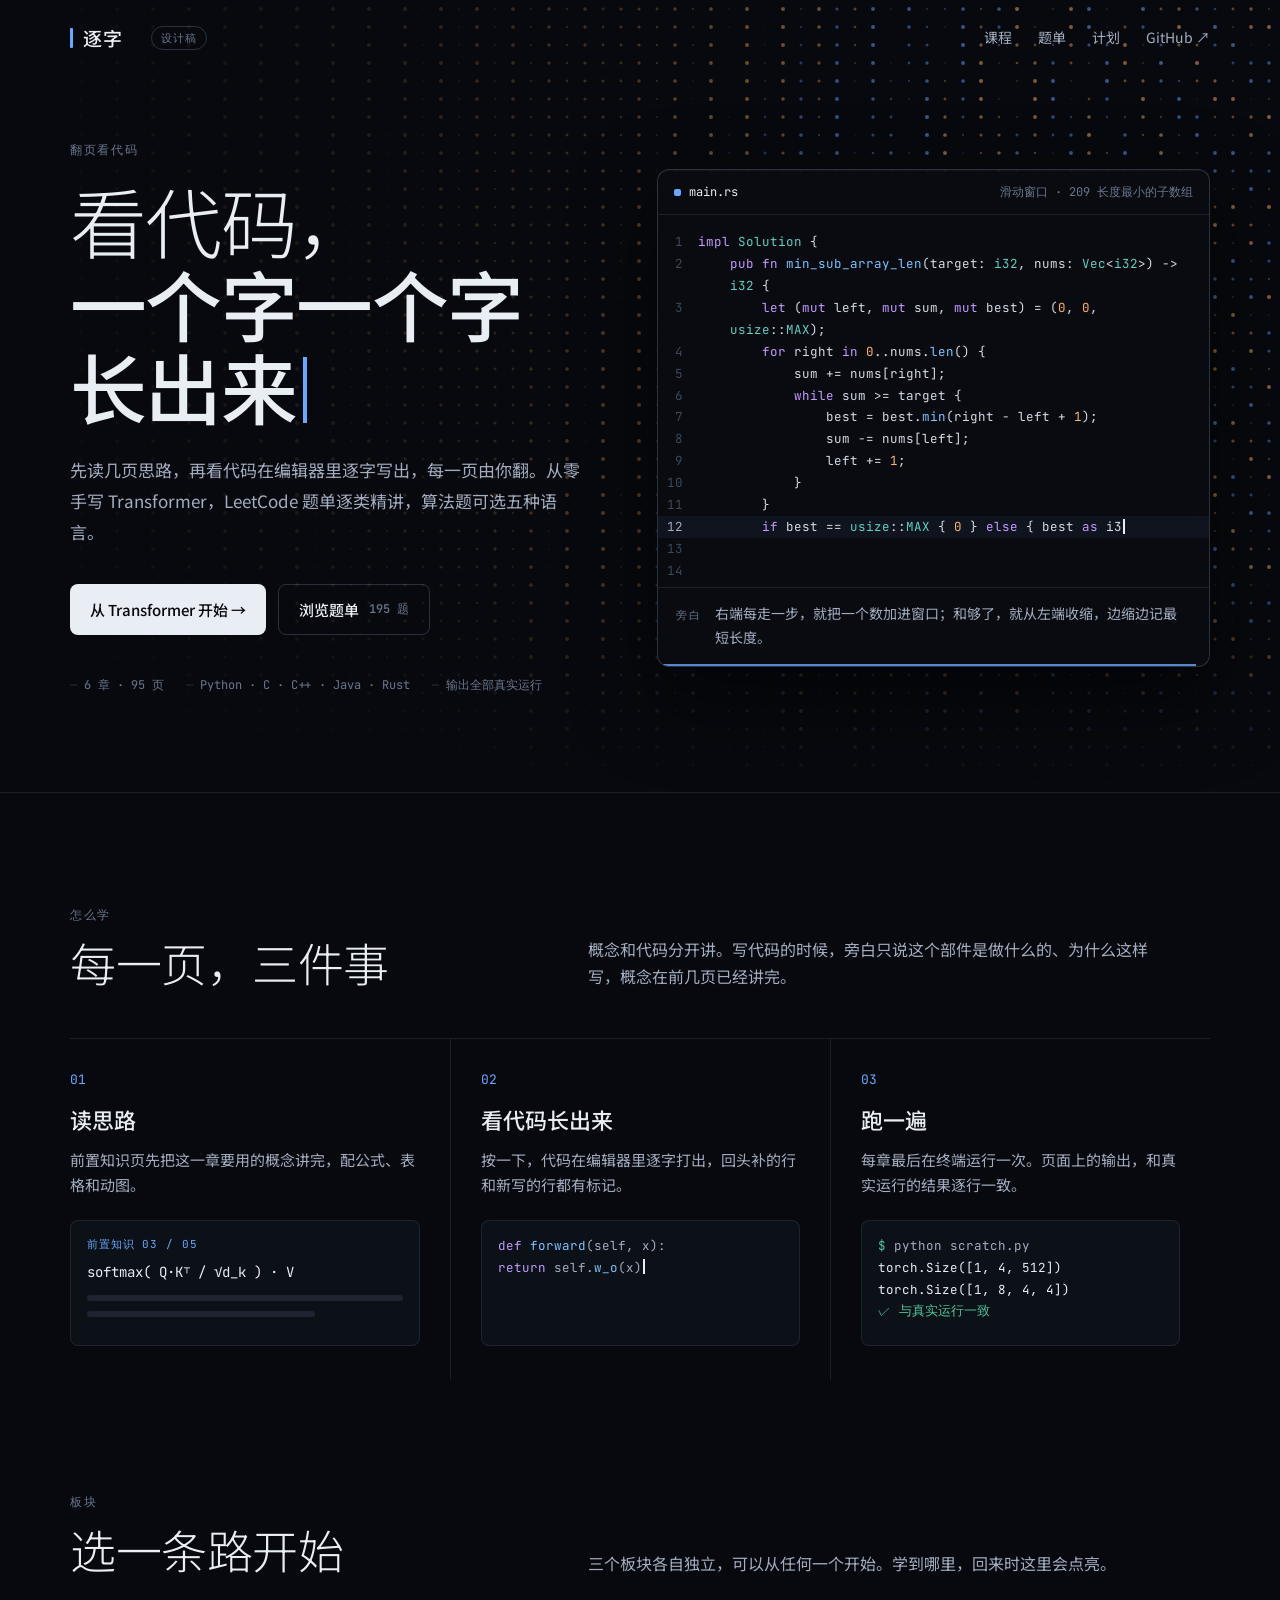
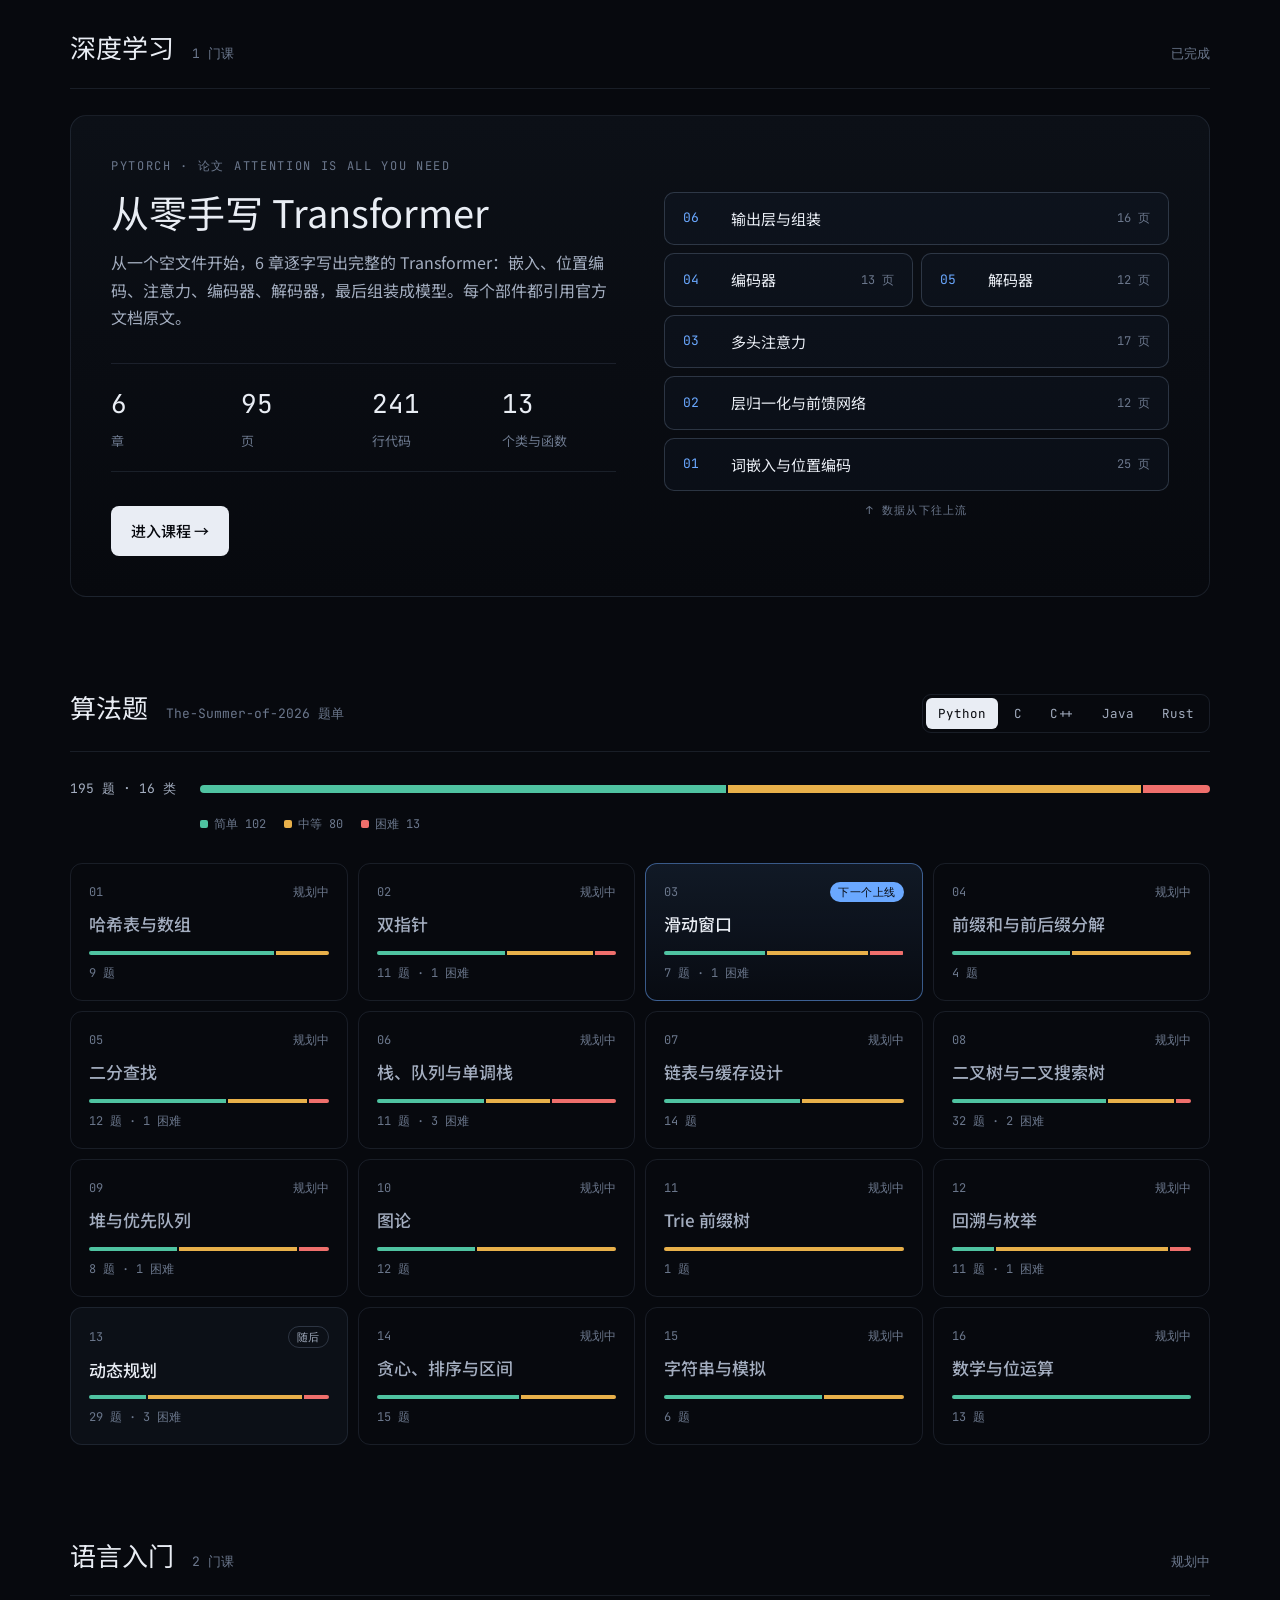
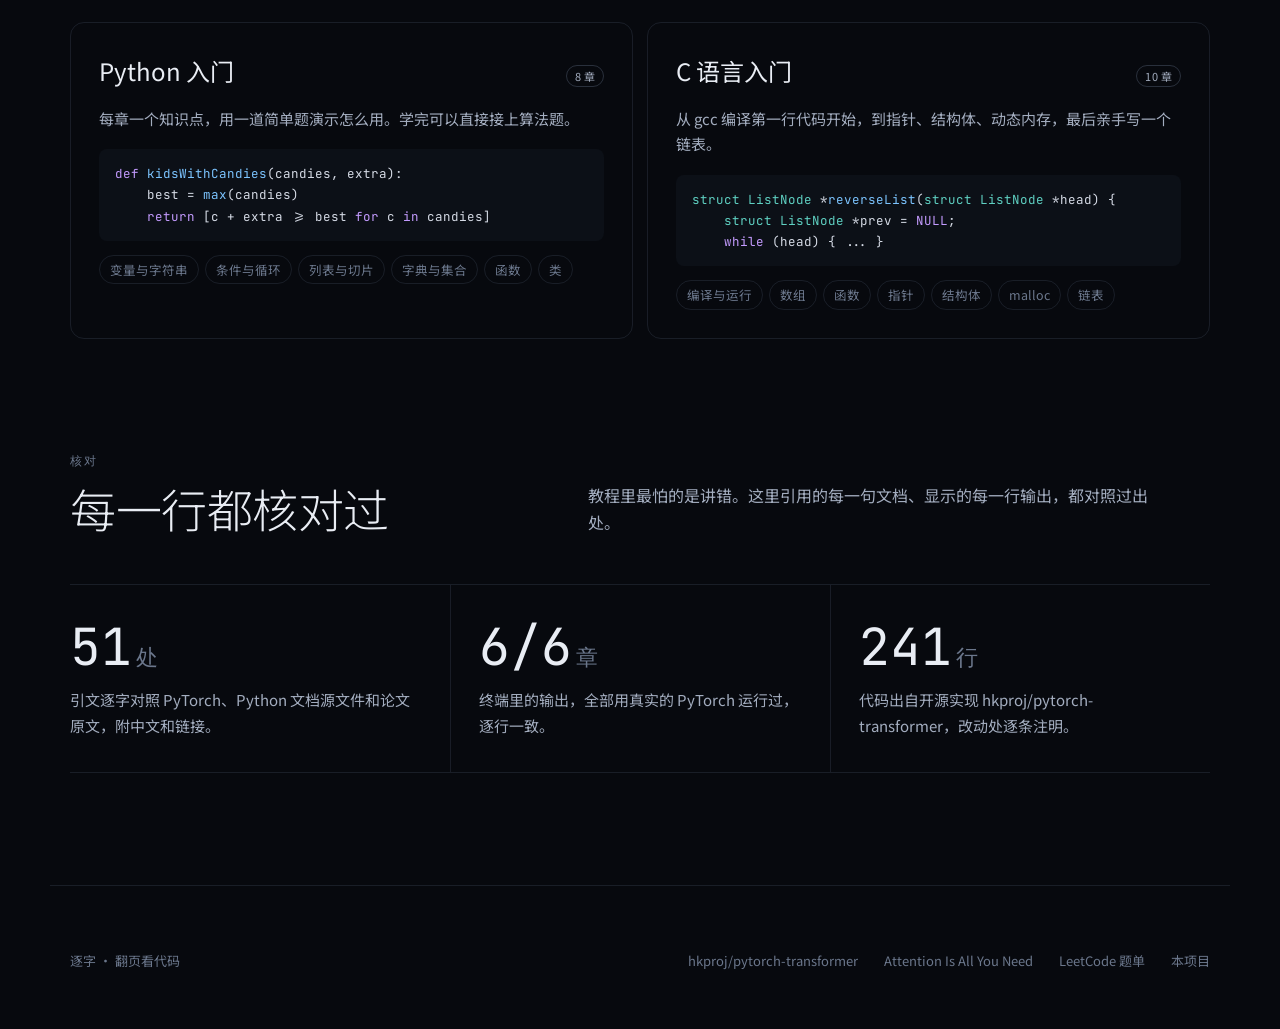
<file: design/home-concept.html>
<!doctype html>
<html lang="zh-CN">
<head>
<meta charset="utf-8">
<meta name="viewport" content="width=device-width, initial-scale=1, viewport-fit=cover">
<title>逐字 · 首页设计稿</title>
<meta name="claude:viewport-fit-sides" content="cover">
<link rel="preconnect" href="https://fonts.googleapis.com">
<link rel="preconnect" href="https://fonts.gstatic.com" crossorigin>
<link rel="stylesheet" href="https://fonts.googleapis.com/css2?family=JetBrains+Mono:wght@400;500&family=Noto+Sans+SC:wght@300;400;500;700&display=swap">
<style>
/*
 * 展厅（首页）的设计系统。只有一套深色，刻意不跟随系统：展厅是一个固定的视觉世界，
 * 进入编辑器后才由读者选择主题。
 * 布局：首屏左文右样片，背景是按位置编码公式实时计算的点阵；下面三段依次是「怎么学」「板块」「核对」。
 */
:root {
  color-scheme: dark;
  --ink: #07090e;          /* 页面底色，带一点蓝 */
  --ink-2: #0c1017;        /* 抬起的面 */
  --ink-3: #121822;        /* 悬停 */
  --line: rgba(150, 170, 205, 0.13);
  --line-2: rgba(150, 170, 205, 0.24);
  --text: #e9edf4;
  --text-2: #a3adbf;
  --text-3: #6b778c;
  --cool: #6aa8ff;         /* 主强调色：位置编码的负值 */
  --warm: #ffb36b;         /* 只用在背景波纹：位置编码的正值 */
  --easy: #4fc3a1;
  --medium: #e8b04a;
  --hard: #ef6f6c;
  --code-kw: #c49bff;
  --code-fn: #7cc4ff;
  --code-str: #9fd68a;
  --code-num: #ffb36b;
  --code-com: #5f6b80;
  --code-type: #5fd0c2;
  --font-sans: 'Noto Sans SC', 'PingFang SC', 'Hiragino Sans GB', 'Microsoft YaHei', system-ui, sans-serif;
  --font-mono: 'JetBrains Mono', ui-monospace, 'SF Mono', Menlo, Consolas, monospace;
  --gutter-l: max(20px, env(safe-area-inset-left, 0px));
  --gutter-r: max(20px, env(safe-area-inset-right, 0px));
  --wrap: 1180px;
}

*,
*::before,
*::after {
  box-sizing: border-box;
}

body {
  margin: 0;
  background: var(--ink);
  color: var(--text);
  font-family: var(--font-sans);
  font-size: 16px;
  line-height: 1.7;
  -webkit-font-smoothing: antialiased;
  overflow-x: hidden;
}

a {
  color: inherit;
  text-decoration: none;
}

a:focus-visible,
button:focus-visible {
  outline: 2px solid var(--cool);
  outline-offset: 3px;
  border-radius: 4px;
}

button {
  font: inherit;
  color: inherit;
  background: none;
  border: 0;
  cursor: pointer;
}

.wrap {
  max-width: var(--wrap);
  margin: 0 auto;
  padding-left: var(--gutter-l);
  padding-right: var(--gutter-r);
}

.mono {
  font-family: var(--font-mono);
  font-variant-numeric: tabular-nums;
}

.eyebrow {
  font-family: var(--font-mono);
  font-size: 12px;
  letter-spacing: 0.14em;
  color: var(--text-3);
  text-transform: uppercase;
}

/* ------------------------------------------------------------------ 首屏 */

.hero {
  position: relative;
  isolation: isolate;
  border-bottom: 1px solid var(--line);
}

/* 背景波纹：越往左越淡，让文字区安静 */
.hero canvas {
  position: absolute;
  inset: 0;
  width: 100%;
  height: 100%;
  z-index: -1;
  -webkit-mask-image: linear-gradient(to right, transparent 0%, rgba(0, 0, 0, 0.25) 30%, #000 70%), linear-gradient(to bottom, #000 70%, transparent);
  -webkit-mask-composite: source-in;
  mask-image: linear-gradient(to right, transparent 0%, rgba(0, 0, 0, 0.25) 30%, #000 70%), linear-gradient(to bottom, #000 70%, transparent);
  mask-composite: intersect;
}

.nav {
  display: flex;
  align-items: center;
  gap: 28px;
  padding-block: 22px;
}

.logo {
  display: flex;
  align-items: center;
  gap: 10px;
  font-size: 19px;
  font-weight: 500;
  letter-spacing: 0.06em;
}

/* 标志：一个闪烁的光标 */
.logo i {
  width: 3px;
  height: 20px;
  border-radius: 1px;
  background: var(--cool);
  animation: blink 1.1s steps(1) infinite;
}

.nav-links {
  display: flex;
  gap: 26px;
  margin-left: auto;
  color: var(--text-2);
  font-size: 14px;
}

.nav-links a:hover {
  color: var(--text);
}

.badge {
  padding: 2px 9px;
  border: 1px solid var(--line-2);
  border-radius: 999px;
  color: var(--text-3);
  font-family: var(--font-mono);
  font-size: 11px;
  letter-spacing: 0.08em;
}

.hero-grid {
  display: grid;
  grid-template-columns: minmax(0, 1fr) minmax(0, 1.04fr);
  align-items: center;
  gap: 56px;
  padding-block: 64px 96px;
}

.hero h1 {
  margin: 18px 0 0;
  font-size: clamp(42px, 6vw, 84px);
  font-weight: 300;
  line-height: 1.08;
  letter-spacing: -0.02em;
  text-wrap: balance;
}

.hero h1 span,
.hero h1 b {
  display: block;
  white-space: nowrap;
}

.hero h1 b {
  font-weight: 500;
}

/* 标题末尾的光标 */
.hero h1 b.end::after {
  content: '';
  display: inline-block;
  width: 0.06em;
  height: 0.86em;
  margin-left: 0.08em;
  vertical-align: -0.06em;
  background: var(--cool);
  animation: blink 1.1s steps(1) infinite;
}

@keyframes blink {
  50% {
    opacity: 0;
  }
}

.lede {
  max-width: 30em;
  margin: 26px 0 0;
  color: var(--text-2);
  font-size: 17px;
  line-height: 1.85;
}

.cta {
  display: flex;
  flex-wrap: wrap;
  gap: 12px;
  margin-top: 36px;
}

.btn {
  display: inline-flex;
  align-items: center;
  gap: 10px;
  padding: 12px 20px;
  border-radius: 8px;
  font-size: 15px;
  font-weight: 500;
  transition: background-color 0.2s ease, border-color 0.2s ease, transform 0.2s ease;
}

.btn-primary {
  background: var(--text);
  color: var(--ink);
}

.btn-primary:hover {
  background: #fff;
  transform: translateY(-1px);
}

.btn-ghost {
  border: 1px solid var(--line-2);
  color: var(--text);
}

.btn-ghost:hover {
  border-color: var(--text-3);
  background: rgba(255, 255, 255, 0.03);
}

.btn small {
  color: var(--text-3);
  font-family: var(--font-mono);
  font-size: 12px;
}

.hero-meta {
  display: flex;
  flex-wrap: wrap;
  gap: 8px 22px;
  margin-top: 40px;
  color: var(--text-3);
  font-family: var(--font-mono);
  font-size: 12px;
}

.hero-meta span::before {
  content: '— ';
  color: var(--line-2);
}

/* 代码样片：首屏唯一的主动效 */
.specimen {
  position: relative;
  margin: 0;
  border: 1px solid var(--line-2);
  border-radius: 12px;
  background: rgba(10, 13, 19, 0.84);
  backdrop-filter: blur(10px);
  -webkit-backdrop-filter: blur(10px);
  box-shadow: 0 30px 80px rgba(0, 0, 0, 0.55), inset 0 1px 0 rgba(255, 255, 255, 0.04);
  overflow: hidden;
}

.spec-bar {
  display: flex;
  align-items: center;
  gap: 10px;
  padding: 12px 16px;
  border-bottom: 1px solid var(--line);
  font-family: var(--font-mono);
  font-size: 12px;
  color: var(--text-2);
}

.spec-file {
  display: flex;
  align-items: center;
  gap: 8px;
  color: var(--text);
}

.spec-file::before {
  content: '';
  width: 7px;
  height: 7px;
  border-radius: 2px;
  background: var(--cool);
}

.spec-course {
  margin-left: auto;
  color: var(--text-3);
  white-space: nowrap;
  overflow: hidden;
  text-overflow: ellipsis;
}

.spec-code {
  height: 372px;
  margin: 0;
  padding: 16px 0;
  overflow: hidden;
  font-family: var(--font-mono);
  font-size: 12.5px;
  line-height: 1.75;
  font-variant-ligatures: none;
  color: #d6dbe6;
}

.spec-line {
  display: grid;
  grid-template-columns: 3.2em minmax(0, 1fr);
}

.spec-line > span:last-child {
  padding-right: 16px;
  padding-left: 4ch;
  text-indent: -4ch;
  white-space: pre-wrap;
  overflow-wrap: anywhere;
}

.spec-line span.ln {
  padding-right: 1.2em;
  text-align: right;
  color: #3f4859;
  user-select: none;
}

.spec-line.is-cur {
  background: rgba(106, 168, 255, 0.06);
}

.spec-line.is-cur span.ln {
  color: var(--text-2);
}

.k { color: var(--code-kw); }
.f { color: var(--code-fn); }
.s { color: var(--code-str); }
.n { color: var(--code-num); }
.c { color: var(--code-com); }
.t { color: var(--code-type); }

.caret {
  display: inline-block;
  width: 2px;
  height: 1.2em;
  margin-left: 1px;
  vertical-align: -0.22em;
  background: var(--text);
}

.spec-say {
  display: grid;
  grid-template-columns: auto minmax(0, 1fr);
  gap: 14px;
  align-items: baseline;
  padding: 14px 18px 16px;
  border-top: 1px solid var(--line);
  font-size: 14px;
  color: var(--text-2);
}

.spec-say .eyebrow {
  font-size: 11px;
}

.spec-say p {
  margin: 0;
  min-height: 2.9em;
  transition: opacity 0.3s ease;
}

.spec-progress {
  position: absolute;
  left: 0;
  bottom: 0;
  height: 2px;
  width: 0;
  background: var(--cool);
  opacity: 0.8;
}

/* ---------------------------------------------------------------- 通用段落 */

.section {
  padding-block: 112px 0;
}

.section-head {
  display: grid;
  grid-template-columns: minmax(0, 1fr) minmax(0, 1.3fr);
  gap: 40px;
  align-items: end;
  margin-bottom: 48px;
}

.section-head h2 {
  margin: 10px 0 0;
  font-size: clamp(30px, 3.6vw, 46px);
  font-weight: 300;
  line-height: 1.2;
  letter-spacing: -0.01em;
}

.section-head p {
  margin: 0;
  color: var(--text-2);
  max-width: 36em;
}

/* ------------------------------------------------------------------ 三步 */

.steps {
  display: grid;
  grid-template-columns: repeat(3, minmax(0, 1fr));
  border-top: 1px solid var(--line);
}

.step {
  padding: 30px 30px 34px 0;
}

.step + .step {
  padding-left: 30px;
  border-left: 1px solid var(--line);
}

.step-no {
  font-family: var(--font-mono);
  font-size: 13px;
  color: var(--cool);
}

.step h3 {
  margin: 10px 0 8px;
  font-size: 22px;
  font-weight: 500;
}

.step p {
  margin: 0 0 22px;
  color: var(--text-2);
  font-size: 15px;
}

.mini {
  height: 126px;
  padding: 14px 16px;
  border: 1px solid var(--line);
  border-radius: 8px;
  background: var(--ink-2);
  font-family: var(--font-mono);
  font-size: 12.5px;
  line-height: 1.75;
  color: var(--text-2);
  overflow: hidden;
}

.mini .kick {
  color: var(--cool);
  font-size: 11px;
  letter-spacing: 0.08em;
}

.mini .formula {
  margin-top: 6px;
  color: var(--text);
  font-size: 14px;
}

.mini .bar {
  height: 6px;
  margin-top: 10px;
  border-radius: 3px;
  background: var(--line);
}

.mini .bar + .bar {
  width: 72%;
}

/* 一行代码自己打出来又重来 */
.typing {
  display: inline-block;
  overflow: hidden;
  white-space: nowrap;
  vertical-align: bottom;
  animation: type 5s steps(22) infinite;
}

@keyframes type {
  0% { width: 0; }
  55%, 100% { width: 22ch; }
}

.mini .ok {
  color: var(--easy);
}

/* ------------------------------------------------------------------ 板块 */

.board {
  margin-top: 28px;
}

.board + .board {
  margin-top: 88px;
}

.board-head {
  display: flex;
  flex-wrap: wrap;
  align-items: baseline;
  gap: 8px 18px;
  padding-bottom: 18px;
  margin-bottom: 26px;
  border-bottom: 1px solid var(--line);
}

.board-head h3 {
  margin: 0;
  font-size: 26px;
  font-weight: 400;
}

.board-head .mono {
  color: var(--text-3);
  font-size: 13px;
}

.board-head .spacer {
  flex: 1;
}

/* Transformer 大卡片：左说明，右边 6 章从下往上叠成模型 */
.feature {
  display: grid;
  grid-template-columns: minmax(0, 1fr) minmax(0, 1fr);
  gap: 48px;
  padding: 40px;
  border: 1px solid var(--line);
  border-radius: 16px;
  background: linear-gradient(180deg, var(--ink-2), var(--ink));
}

.feature h4 {
  margin: 12px 0 14px;
  font-size: clamp(28px, 3vw, 38px);
  font-weight: 400;
  line-height: 1.25;
}

.feature p {
  margin: 0;
  color: var(--text-2);
}

.stats {
  display: grid;
  grid-template-columns: repeat(4, minmax(0, 1fr));
  gap: 16px;
  margin: 32px 0 34px;
  padding-block: 18px;
  border-block: 1px solid var(--line);
}

.stat b {
  display: block;
  font-family: var(--font-mono);
  font-size: 26px;
  font-weight: 400;
  color: var(--text);
  font-variant-numeric: tabular-nums;
}

.stat span {
  color: var(--text-3);
  font-size: 13px;
}

.stack {
  display: flex;
  flex-direction: column-reverse;
  gap: 8px;
  align-self: center;
}

.layer {
  position: relative;
  display: grid;
  grid-template-columns: 2.4em minmax(0, 1fr) auto;
  align-items: center;
  gap: 12px;
  padding: 13px 18px;
  border: 1px solid var(--line-2);
  border-radius: 10px;
  background: rgba(106, 168, 255, 0.03);
  font-size: 15px;
  transition: border-color 0.2s ease, background-color 0.2s ease, transform 0.25s ease;
}

.layer:hover {
  border-color: var(--cool);
  background: rgba(106, 168, 255, 0.08);
  transform: translateX(-4px);
}

.layer .mono {
  color: var(--cool);
  font-size: 13px;
}

.layer small {
  color: var(--text-3);
  font-family: var(--font-mono);
  font-size: 12px;
}

/* 编码器和解码器在模型里是并排的两列 */
.layer-pair {
  display: grid;
  grid-template-columns: minmax(0, 1fr) minmax(0, 1fr);
  gap: 8px;
}

.layer-label {
  margin-top: 2px;
  color: var(--text-3);
  font-family: var(--font-mono);
  font-size: 11px;
  letter-spacing: 0.1em;
  text-align: center;
}

/* 语言选择 */
.langs {
  display: flex;
  flex-wrap: wrap;
  gap: 4px;
  padding: 3px;
  border: 1px solid var(--line);
  border-radius: 9px;
}

.langs button {
  padding: 5px 12px;
  border-radius: 6px;
  color: var(--text-2);
  font-family: var(--font-mono);
  font-size: 12.5px;
}

.langs button:hover {
  color: var(--text);
}

.langs button[aria-pressed='true'] {
  background: var(--text);
  color: var(--ink);
}

/* 题单总览：一条按难度分段的长条 */
.totals {
  display: grid;
  grid-template-columns: auto minmax(0, 1fr);
  gap: 14px 24px;
  align-items: center;
  margin-bottom: 28px;
}

.totals-bar {
  display: flex;
  height: 8px;
  border-radius: 4px;
  overflow: hidden;
  gap: 2px;
}

.legend {
  display: flex;
  flex-wrap: wrap;
  gap: 6px 18px;
  grid-column: 2;
  color: var(--text-3);
  font-family: var(--font-mono);
  font-size: 12px;
}

.legend i {
  display: inline-block;
  width: 8px;
  height: 8px;
  margin-right: 6px;
  border-radius: 2px;
}

.e { background: var(--easy); }
.m { background: var(--medium); }
.h { background: var(--hard); }

.map {
  display: grid;
  grid-template-columns: repeat(4, minmax(0, 1fr));
  gap: 10px;
}

.tile {
  position: relative;
  display: flex;
  flex-direction: column;
  gap: 10px;
  min-height: 138px;
  padding: 18px 18px 16px;
  border: 1px solid var(--line);
  border-radius: 12px;
  background: var(--ink-2);
  transition: border-color 0.2s ease, background-color 0.2s ease, transform 0.2s ease;
}

.tile.is-planned {
  background: transparent;
}

.tile.is-planned .tile-name {
  color: var(--text-2);
}

.tile:hover {
  border-color: var(--line-2);
  background: var(--ink-3);
  transform: translateY(-2px);
}

.tile.is-next {
  border-color: rgba(106, 168, 255, 0.5);
  background: linear-gradient(180deg, rgba(106, 168, 255, 0.1), rgba(106, 168, 255, 0.02));
}

.tile-top {
  display: flex;
  align-items: baseline;
  justify-content: space-between;
  gap: 8px;
  font-family: var(--font-mono);
  font-size: 12px;
  color: var(--text-3);
}

.tile-name {
  font-size: 17px;
  font-weight: 500;
  line-height: 1.4;
}

.tile-foot {
  margin-top: auto;
}

.tile-bar {
  display: flex;
  gap: 2px;
  height: 4px;
  border-radius: 2px;
  overflow: hidden;
}

.tile-count {
  margin-top: 8px;
  color: var(--text-3);
  font-family: var(--font-mono);
  font-size: 12px;
}

.chip {
  padding: 1px 8px;
  border-radius: 999px;
  font-size: 11px;
  letter-spacing: 0.04em;
}

.chip.is-next {
  background: var(--cool);
  color: var(--ink);
}

.chip.is-soon {
  border: 1px solid var(--line-2);
  color: var(--text-2);
}

/* 语言入门两张卡片 */
.pair {
  display: grid;
  grid-template-columns: repeat(2, minmax(0, 1fr));
  gap: 14px;
}

.course {
  display: flex;
  flex-direction: column;
  gap: 14px;
  padding: 28px;
  border: 1px solid var(--line);
  border-radius: 14px;
  transition: border-color 0.2s ease;
}

.course:hover {
  border-color: var(--line-2);
}

.course-top {
  display: flex;
  justify-content: space-between;
  align-items: baseline;
  gap: 12px;
}

.course h4 {
  margin: 0;
  font-size: 24px;
  font-weight: 400;
}

.course p {
  margin: 0;
  color: var(--text-2);
  font-size: 15px;
}

.course pre {
  margin: 4px 0 0;
  padding: 14px 16px;
  border-radius: 8px;
  background: var(--ink-2);
  font-family: var(--font-mono);
  font-size: 12.5px;
  line-height: 1.7;
  color: #d6dbe6;
  overflow-x: auto;
}

.course ol {
  margin: 0;
  padding: 0;
  list-style: none;
  display: flex;
  flex-wrap: wrap;
  gap: 6px;
}

.course ol li {
  padding: 3px 10px;
  border: 1px solid var(--line);
  border-radius: 999px;
  color: var(--text-3);
  font-size: 12.5px;
}

/* ------------------------------------------------------------------ 核对 */

.proof {
  display: grid;
  grid-template-columns: repeat(3, minmax(0, 1fr));
  gap: 0;
  border-block: 1px solid var(--line);
}

.proof div {
  padding: 34px 28px 34px 0;
}

.proof div + div {
  padding-left: 28px;
  border-left: 1px solid var(--line);
}

.proof b {
  display: block;
  font-family: var(--font-mono);
  font-size: clamp(36px, 4vw, 52px);
  font-weight: 400;
  line-height: 1.1;
  font-variant-numeric: tabular-nums;
}

.proof b small {
  font-size: 0.42em;
  color: var(--text-3);
  margin-left: 4px;
}

.proof p {
  margin: 12px 0 0;
  color: var(--text-2);
  font-size: 15px;
}

/* ------------------------------------------------------------------ 页脚 */

.foot {
  display: flex;
  flex-wrap: wrap;
  gap: 18px 40px;
  justify-content: space-between;
  padding-block: 64px 56px;
  margin-top: 112px;
  border-top: 1px solid var(--line);
  color: var(--text-3);
  font-size: 13px;
}

.foot nav {
  display: flex;
  flex-wrap: wrap;
  gap: 10px 26px;
}

.foot a:hover {
  color: var(--text);
}

/* ------------------------------------------------------------------ 窄屏 */

@media (max-width: 980px) {
  .hero-grid,
  .feature,
  .section-head {
    grid-template-columns: minmax(0, 1fr);
  }

  .hero-grid {
    gap: 40px;
    padding-block: 36px 64px;
  }

  .map {
    grid-template-columns: repeat(2, minmax(0, 1fr));
  }

  .feature {
    padding: 28px;
  }
}

@media (max-width: 680px) {
  .nav-links a:not(.keep) {
    display: none;
  }

  .steps,
  .proof,
  .pair {
    grid-template-columns: minmax(0, 1fr);
  }

  .step,
  .step + .step,
  .proof div,
  .proof div + div {
    padding: 26px 0;
    border-left: 0;
  }

  .step + .step,
  .proof div + div {
    border-top: 1px solid var(--line);
  }

  .stats {
    grid-template-columns: repeat(2, minmax(0, 1fr));
  }

  .spec-code {
    height: 396px;
    font-size: 11px;
  }

  .hero canvas {
    opacity: 0.55;
  }

  .section {
    padding-top: 80px;
  }

  .feature {
    padding: 22px;
  }

  .tile {
    min-height: 124px;
    padding: 14px;
  }

  .tile-name {
    font-size: 15px;
  }

  .totals {
    grid-template-columns: minmax(0, 1fr);
  }

  .legend {
    grid-column: 1;
  }
}

@media (prefers-reduced-motion: reduce) {
  .logo i,
  .hero h1 b.end::after,
  .typing {
    animation: none;
  }

  .typing {
    width: 22ch;
  }
}
</style>
</head>
<body>

<header class="hero">
  <canvas id="field" aria-hidden="true"></canvas>
  <div class="wrap">
    <nav class="nav" aria-label="主导航">
      <a class="logo" href="#top"><i></i>逐字</a>
      <span class="badge">设计稿</span>
      <div class="nav-links">
        <a href="#boards">课程</a>
        <a href="#algo">题单</a>
        <a href="https://github.com/YiFengZ17/CPA/blob/main/PLAN.md" target="_blank" rel="noopener">计划</a>
        <a class="keep" href="https://github.com/YiFengZ17/CPA" target="_blank" rel="noopener">GitHub ↗</a>
      </div>
    </nav>

    <div class="hero-grid" id="top">
      <div>
        <div class="eyebrow">翻页看代码</div>
        <h1><span>看代码，</span><b>一个字一个字</b><b class="end">长出来</b></h1>
        <p class="lede">先读几页思路，再看代码在编辑器里逐字写出，每一页由你翻。从零手写 Transformer，LeetCode 题单逐类精讲，算法题可选五种语言。</p>
        <div class="cta">
          <a class="btn btn-primary" href="https://yifengz17.github.io/CPA/#ch1" target="_blank" rel="noopener">从 Transformer 开始 →</a>
          <a class="btn btn-ghost" href="#algo">浏览题单 <small>195 题</small></a>
        </div>
        <div class="hero-meta">
          <span>6 章 · 95 页</span>
          <span>Python · C · C++ · Java · Rust</span>
          <span>输出全部真实运行</span>
        </div>
      </div>

      <figure class="specimen" aria-label="代码样片：自动逐字播放">
        <figcaption class="spec-bar">
          <span class="spec-file" id="spec-file">model.py</span>
          <span class="spec-course" id="spec-course"></span>
        </figcaption>
        <pre class="spec-code" id="spec-code"></pre>
        <div class="spec-say">
          <span class="eyebrow">旁白</span>
          <p id="spec-say"></p>
        </div>
        <div class="spec-progress" id="spec-progress"></div>
      </figure>
    </div>
  </div>
</header>

<main>
  <section class="section wrap" aria-labelledby="how-title">
    <div class="section-head">
      <div>
        <div class="eyebrow">怎么学</div>
        <h2 id="how-title">每一页，三件事</h2>
      </div>
      <p>概念和代码分开讲。写代码的时候，旁白只说这个部件是做什么的、为什么这样写，概念在前几页已经讲完。</p>
    </div>
    <div class="steps">
      <div class="step">
        <div class="step-no">01</div>
        <h3>读思路</h3>
        <p>前置知识页先把这一章要用的概念讲完，配公式、表格和动图。</p>
        <div class="mini">
          <div class="kick">前置知识 03 / 05</div>
          <div class="formula">softmax( Q·Kᵀ / √d_k ) · V</div>
          <div class="bar"></div>
          <div class="bar"></div>
        </div>
      </div>
      <div class="step">
        <div class="step-no">02</div>
        <h3>看代码长出来</h3>
        <p>按一下，代码在编辑器里逐字打出，回头补的行和新写的行都有标记。</p>
        <div class="mini">
          <div><span class="k">def</span> <span class="f">forward</span>(self, x):</div>
          <div>    <span class="typing"><span class="k">return</span> self.<span class="f">w_o</span>(x)</span><span class="caret"></span></div>
        </div>
      </div>
      <div class="step">
        <div class="step-no">03</div>
        <h3>跑一遍</h3>
        <p>每章最后在终端运行一次。页面上的输出，和真实运行的结果逐行一致。</p>
        <div class="mini">
          <div><span class="ok">$</span> python scratch.py</div>
          <div style="color: var(--text)">torch.Size([1, 4, 512])</div>
          <div style="color: var(--text)">torch.Size([1, 8, 4, 4])</div>
          <div class="ok">✓ 与真实运行一致</div>
        </div>
      </div>
    </div>
  </section>

  <section class="section wrap" id="boards" aria-labelledby="boards-title">
    <div class="section-head">
      <div>
        <div class="eyebrow">板块</div>
        <h2 id="boards-title">选一条路开始</h2>
      </div>
      <p>三个板块各自独立，可以从任何一个开始。学到哪里，回来时这里会点亮。</p>
    </div>

    <div class="board">
      <div class="board-head">
        <h3>深度学习</h3>
        <span class="mono">1 门课</span>
        <span class="spacer"></span>
        <span class="mono">已完成</span>
      </div>
      <article class="feature">
        <div>
          <div class="eyebrow">PyTorch · 论文 Attention Is All You Need</div>
          <h4>从零手写 Transformer</h4>
          <p>从一个空文件开始，6 章逐字写出完整的 Transformer：嵌入、位置编码、注意力、编码器、解码器，最后组装成模型。每个部件都引用官方文档原文。</p>
          <div class="stats">
            <div class="stat"><b>6</b><span>章</span></div>
            <div class="stat"><b>95</b><span>页</span></div>
            <div class="stat"><b>241</b><span>行代码</span></div>
            <div class="stat"><b>13</b><span>个类与函数</span></div>
          </div>
          <a class="btn btn-primary" href="https://yifengz17.github.io/CPA/#ch1" target="_blank" rel="noopener">进入课程 →</a>
        </div>
        <div class="stack" aria-label="6 章从下往上叠成模型">
          <div class="layer-label">↑ 数据从下往上流</div>
          <div class="layer"><span class="mono">01</span>词嵌入与位置编码<small>25 页</small></div>
          <div class="layer"><span class="mono">02</span>层归一化与前馈网络<small>12 页</small></div>
          <div class="layer"><span class="mono">03</span>多头注意力<small>17 页</small></div>
          <div class="layer-pair">
            <div class="layer"><span class="mono">04</span>编码器<small>13 页</small></div>
            <div class="layer"><span class="mono">05</span>解码器<small>12 页</small></div>
          </div>
          <div class="layer"><span class="mono">06</span>输出层与组装<small>16 页</small></div>
        </div>
      </article>
    </div>

    <div class="board" id="algo">
      <div class="board-head">
        <h3>算法题</h3>
        <span class="mono">The-Summer-of-2026 题单</span>
        <span class="spacer"></span>
        <div class="langs" role="group" aria-label="题解语言" id="langs">
          <button type="button" aria-pressed="true">Python</button>
          <button type="button" aria-pressed="false">C</button>
          <button type="button" aria-pressed="false">C++</button>
          <button type="button" aria-pressed="false">Java</button>
          <button type="button" aria-pressed="false">Rust</button>
        </div>
      </div>
      <div class="totals">
        <div class="mono" style="font-size: 13px; color: var(--text-2)">195 题 · 16 类</div>
        <div class="totals-bar" aria-hidden="true">
          <span class="e" style="flex: 102"></span><span class="m" style="flex: 80"></span><span class="h" style="flex: 13"></span>
        </div>
        <div class="legend"><span><i class="e"></i>简单 102</span><span><i class="m"></i>中等 80</span><span><i class="h"></i>困难 13</span></div>
      </div>
      <div class="map" id="map"></div>
    </div>

    <div class="board">
      <div class="board-head">
        <h3>语言入门</h3>
        <span class="mono">2 门课</span>
        <span class="spacer"></span>
        <span class="mono">规划中</span>
      </div>
      <div class="pair">
        <article class="course">
          <div class="course-top"><h4>Python 入门</h4><span class="chip is-soon">8 章</span></div>
          <p>每章一个知识点，用一道简单题演示怎么用。学完可以直接接上算法题。</p>
          <pre><span class="k">def</span> <span class="f">kidsWithCandies</span>(candies, extra):
    best = <span class="f">max</span>(candies)
    <span class="k">return</span> [c + extra >= best <span class="k">for</span> c <span class="k">in</span> candies]</pre>
          <ol><li>变量与字符串</li><li>条件与循环</li><li>列表与切片</li><li>字典与集合</li><li>函数</li><li>类</li></ol>
        </article>
        <article class="course">
          <div class="course-top"><h4>C 语言入门</h4><span class="chip is-soon">10 章</span></div>
          <p>从 gcc 编译第一行代码开始，到指针、结构体、动态内存，最后亲手写一个链表。</p>
          <pre><span class="t">struct</span> <span class="t">ListNode</span> *<span class="f">reverseList</span>(<span class="t">struct</span> <span class="t">ListNode</span> *head) {
    <span class="t">struct</span> <span class="t">ListNode</span> *prev = <span class="k">NULL</span>;
    <span class="k">while</span> (head) { ... }</pre>
          <ol><li>编译与运行</li><li>数组</li><li>函数</li><li>指针</li><li>结构体</li><li>malloc</li><li>链表</li></ol>
        </article>
      </div>
    </div>
  </section>

  <section class="section wrap" aria-labelledby="proof-title">
    <div class="section-head">
      <div>
        <div class="eyebrow">核对</div>
        <h2 id="proof-title">每一行都核对过</h2>
      </div>
      <p>教程里最怕的是讲错。这里引用的每一句文档、显示的每一行输出，都对照过出处。</p>
    </div>
    <div class="proof">
      <div><b>51<small>处</small></b><p>引文逐字对照 PyTorch、Python 文档源文件和论文原文，附中文和链接。</p></div>
      <div><b>6/6<small>章</small></b><p>终端里的输出，全部用真实的 PyTorch 运行过，逐行一致。</p></div>
      <div><b>241<small>行</small></b><p>代码出自开源实现 hkproj/pytorch-transformer，改动处逐条注明。</p></div>
    </div>
  </section>

  <footer class="wrap foot">
    <span>逐字 · 翻页看代码</span>
    <nav aria-label="来源">
      <a href="https://github.com/hkproj/pytorch-transformer" target="_blank" rel="noopener">hkproj/pytorch-transformer</a>
      <a href="https://arxiv.org/abs/1706.03762" target="_blank" rel="noopener">Attention Is All You Need</a>
      <a href="https://github.com/YiFengZ17/The-Summer-of-2026/blob/main/Leetcode_sheet.md" target="_blank" rel="noopener">LeetCode 题单</a>
      <a href="https://github.com/YiFengZ17/CPA" target="_blank" rel="noopener">本项目</a>
    </nav>
  </footer>
</main>

<script>
(function () {
  'use strict';

  const reduced = window.matchMedia('(prefers-reduced-motion: reduce)').matches;

  /* ------------------------------------------------------------ 题单地图 */

  // 题单里 16 类的题数和难度分布（简单、中等、困难），按题单原样统计
  const TOPICS = [
    ['哈希表与数组', 7, 2, 0],
    ['双指针', 6, 4, 1],
    ['滑动窗口', 3, 3, 1, 'next'],
    ['前缀和与前后缀分解', 2, 2, 0],
    ['二分查找', 7, 4, 1],
    ['栈、队列与单调栈', 5, 3, 3],
    ['链表与缓存设计', 8, 6, 0],
    ['二叉树与二叉搜索树', 21, 9, 2],
    ['堆与优先队列', 3, 4, 1],
    ['图论', 5, 7, 0],
    ['Trie 前缀树', 0, 1, 0],
    ['回溯与枚举', 2, 8, 1],
    ['动态规划', 7, 19, 3, 'soon'],
    ['贪心、排序与区间', 9, 6, 0],
    ['字符串与模拟', 4, 2, 0],
    ['数学与位运算', 13, 0, 0],
  ];

  document.getElementById('map').innerHTML = TOPICS.map(([name, e, m, h, status], i) => {
    const chip = status === 'next' ? '<span class="chip is-next">下一个上线</span>' : status === 'soon' ? '<span class="chip is-soon">随后</span>' : '<span>规划中</span>';
    const cls = status === 'next' ? 'tile is-next' : status === 'soon' ? 'tile' : 'tile is-planned';
    const seg = (n, c) => (n ? '<span class="' + c + '" style="flex:' + n + '"></span>' : '');
    return (
      '<div class="' + cls + '">' +
      '<div class="tile-top"><span>' + String(i + 1).padStart(2, '0') + '</span>' + chip + '</div>' +
      '<div class="tile-name">' + name + '</div>' +
      '<div class="tile-foot"><div class="tile-bar" aria-hidden="true">' + seg(e, 'e') + seg(m, 'm') + seg(h, 'h') + '</div>' +
      '<div class="tile-count">' + (e + m + h) + ' 题' + (h ? ' · ' + h + ' 困难' : '') + '</div></div></div>'
    );
  }).join('');

  document.getElementById('langs').addEventListener('click', (ev) => {
    const b = ev.target.closest('button');
    if (!b) return;
    ev.currentTarget.querySelectorAll('button').forEach((x) => x.setAttribute('aria-pressed', String(x === b)));
  });

  /* ------------------------------------------------- 背景：位置编码点阵 */

  // 每个点就是位置表里的一个数：列是维度，行是位置。正值画暖色，负值画冷色，越接近 ±1 越大越亮。
  // 位置随时间增加，波纹就向上流动；鼠标左右移动会让它稍微快一点或慢一点。
  const cv = document.getElementById('field');
  const ctx = cv.getContext('2d');
  const GAP = 18;
  let W = 0;
  let H = 0;
  let dpr = 1;
  let t = 0;
  let drift = 0;
  let running = true;

  function resize() {
    dpr = Math.min(2, window.devicePixelRatio || 1);
    W = cv.clientWidth;
    H = cv.clientHeight;
    cv.width = Math.round(W * dpr);
    cv.height = Math.round(H * dpr);
    ctx.setTransform(dpr, 0, 0, dpr, 0, 0);
  }

  function draw() {
    ctx.clearRect(0, 0, W, H);
    const cols = Math.ceil(W / GAP);
    const rows = Math.ceil(H / GAP);
    const D = 96; // 把画面宽度当作 d_model = 96 来算频率
    for (let c = 0; c < cols; c++) {
      // 从右往左：最右边频率最高、条纹最密
      const dim = (cols - 1 - c) % D;
      const w = Math.exp(-(dim - (dim % 2)) * (Math.log(10000) / D));
      for (let r = 0; r < rows; r++) {
        const pos = (r * 0.42 + t) * 3;
        const v = dim % 2 ? Math.cos(pos * w) : Math.sin(pos * w);
        const a = Math.abs(v);
        if (a < 0.12) continue;
        ctx.globalAlpha = 0.08 + a * 0.42;
        ctx.fillStyle = v > 0 ? '#ffb36b' : '#6aa8ff';
        ctx.beginPath();
        ctx.arc(c * GAP + GAP / 2, r * GAP + GAP / 2, 0.5 + a * 1.5, 0, Math.PI * 2);
        ctx.fill();
      }
    }
    ctx.globalAlpha = 1;
  }

  let last = 0;
  function loop(now) {
    if (running) {
      const dt = Math.min(64, now - last || 16);
      t += dt * 0.00012 * (1 + drift);
      if (now - last > 33) {
        draw();
        last = now;
      }
    }
    requestAnimationFrame(loop);
  }

  window.addEventListener('resize', () => {
    resize();
    draw();
  });
  window.addEventListener('pointermove', (e) => {
    drift = (e.clientX / window.innerWidth - 0.5) * 1.6;
  });
  // 首屏滚出视野时停下，省电
  new IntersectionObserver((entries) => (running = entries[0].isIntersecting)).observe(cv);

  resize();
  t = 7.3;
  draw();
  if (!reduced) requestAnimationFrame(loop);

  /* ------------------------------------------------------------ 代码样片 */

  // 一个很小的语法高亮：只认关键字、类型、函数调用、字符串、数字和注释，够样片用
  const KW = {
    python: 'def return for in if else while not and or is None True False import from class self',
    rust: 'impl pub fn let mut for in while if else return as struct use self',
    cpp: 'for while if else return int char bool auto const class public',
    java: 'public private class for while if else return int double new static',
  };
  const TYPES = {
    python: '',
    rust: 'i32 usize Vec Self Solution usize::MAX',
    cpp: 'string vector',
    java: 'Math',
  };

  function highlight(line, lang) {
    const kw = new Set(KW[lang].split(' '));
    const ty = new Set(TYPES[lang].split(' '));
    return line.replace(/(#.*$|\/\/.*$)|("[^"]*"|'[^']*')|(\b\d+(?:\.\d+)?\b)|([A-Za-z_]\w*)(\s*\()?/g, (m, com, str, num, id, call) => {
      if (com) return '<span class="c">' + com + '</span>';
      if (str) return '<span class="s">' + str + '</span>';
      if (num) return '<span class="n">' + num + '</span>';
      if (kw.has(id)) return '<span class="k">' + id + '</span>' + (call || '');
      if (ty.has(id) || /^[A-Z]/.test(id)) return '<span class="t">' + id + '</span>' + (call || '');
      if (call) return '<span class="f">' + id + '</span>' + call;
      return id;
    });
  }

  const SNIPPETS = [
    {
      file: 'model.py',
      lang: 'python',
      course: '从零手写 Transformer · 第 2 章',
      say: '按前置知识里的公式写出来：减平均值、除以标准差，再缩放和平移。',
      code: [
        'class LayerNormalization(nn.Module):',
        '',
        '    def forward(self, x):',
        '        # x: (batch, seq_len, hidden_size)',
        '        mean = x.mean(dim=-1, keepdim=True)',
        '        std = x.std(dim=-1, keepdim=True)',
        '        return self.alpha * (x - mean) / (std + self.eps) + self.bias',
      ],
    },
    {
      file: 'main.rs',
      lang: 'rust',
      course: '滑动窗口 · 209 长度最小的子数组',
      say: '右端每走一步，就把一个数加进窗口；和够了，就从左端收缩，边缩边记最短长度。',
      code: [
        'impl Solution {',
        '    pub fn min_sub_array_len(target: i32, nums: Vec<i32>) -> i32 {',
        '        let (mut left, mut sum, mut best) = (0, 0, usize::MAX);',
        '        for right in 0..nums.len() {',
        '            sum += nums[right];',
        '            while sum >= target {',
        '                best = best.min(right - left + 1);',
        '                sum -= nums[left];',
        '                left += 1;',
        '            }',
        '        }',
        '        if best == usize::MAX { 0 } else { best as i32 }',
        '    }',
        '}',
      ],
    },
    {
      file: 'solution.cpp',
      lang: 'cpp',
      course: '滑动窗口 · 3 无重复字符的最长子串',
      say: '一个字符第二次出现时，从左边收缩窗口，直到它只剩一个。',
      code: [
        'int lengthOfLongestSubstring(string s) {',
        '    int cnt[128] = {0}, left = 0, best = 0;',
        '    for (int right = 0; right < s.size(); right++) {',
        '        cnt[s[right]]++;',
        '        while (cnt[s[right]] > 1) cnt[s[left++]]--;',
        '        best = max(best, right - left + 1);',
        '    }',
        '    return best;',
        '}',
      ],
    },
    {
      file: 'Main.java',
      lang: 'java',
      course: '滑动窗口 · 643 子数组最大平均数 I',
      say: '窗口右移一格：进来一个数，出去一个数，和只要改两处。',
      code: [
        'public double findMaxAverage(int[] nums, int k) {',
        '    int sum = 0;',
        '    for (int i = 0; i < k; i++) sum += nums[i];',
        '    int best = sum;',
        '    for (int i = k; i < nums.length; i++) {',
        '        sum += nums[i] - nums[i - k];',
        '        best = Math.max(best, sum);',
        '    }',
        '    return (double) best / k;',
        '}',
      ],
    },
  ];

  const el = {
    file: document.getElementById('spec-file'),
    course: document.getElementById('spec-course'),
    code: document.getElementById('spec-code'),
    say: document.getElementById('spec-say'),
    progress: document.getElementById('spec-progress'),
  };

  const ESC = { '&': '&amp;', '<': '&lt;', '>': '&gt;' };
  const esc = (s) => s.replace(/[&<>]/g, (c) => ESC[c]);

  let si = 0;
  let shown = 0;
  let timer = null;

  function render(snippet, count) {
    const full = snippet.code.join('\n');
    const text = full.slice(0, count);
    const lines = text.split('\n');
    const cur = lines.length - 1;
    el.code.innerHTML = snippet.code
      .map((_, i) => {
        const part = i < lines.length ? lines[i] : '';
        const body = highlight(esc(part), snippet.lang) + (i === cur ? '<span class="caret"></span>' : '');
        return '<div class="spec-line' + (i === cur ? ' is-cur' : '') + '"><span class="ln">' + (i + 1) + '</span><span>' + body + '</span></div>';
      })
      .join('');
    el.progress.style.width = (count / full.length) * 100 + '%';
  }

  function show(i, startAt) {
    const s = SNIPPETS[i];
    el.file.textContent = s.file;
    el.course.textContent = s.course;
    el.say.textContent = s.say;
    shown = startAt || 0;
    render(s, shown);
  }

  function tick() {
    const s = SNIPPETS[si];
    const full = s.code.join('\n');
    if (shown < full.length) {
      // 一次一个字符；换行后连同缩进一起出现，像编辑器自动缩进
      shown++;
      if (full[shown - 1] === '\n') while (full[shown] === ' ') shown++;
      render(s, shown);
      const ch = full[shown - 1];
      timer = setTimeout(tick, ch === '\n' ? 260 : 28 + Math.random() * 34);
    } else {
      timer = setTimeout(() => {
        si = (si + 1) % SNIPPETS.length;
        show(si, 0);
        timer = setTimeout(tick, 500);
      }, 2600);
    }
  }

  // 第一帧就有代码：从第二段样片的一大半开始播
  si = 1;
  show(si, reduced ? Infinity : Math.floor(SNIPPETS[1].code.join('\n').length * 0.62));
  if (!reduced) timer = setTimeout(tick, 900);
})();
</script>
</body>
</html>
</file>
